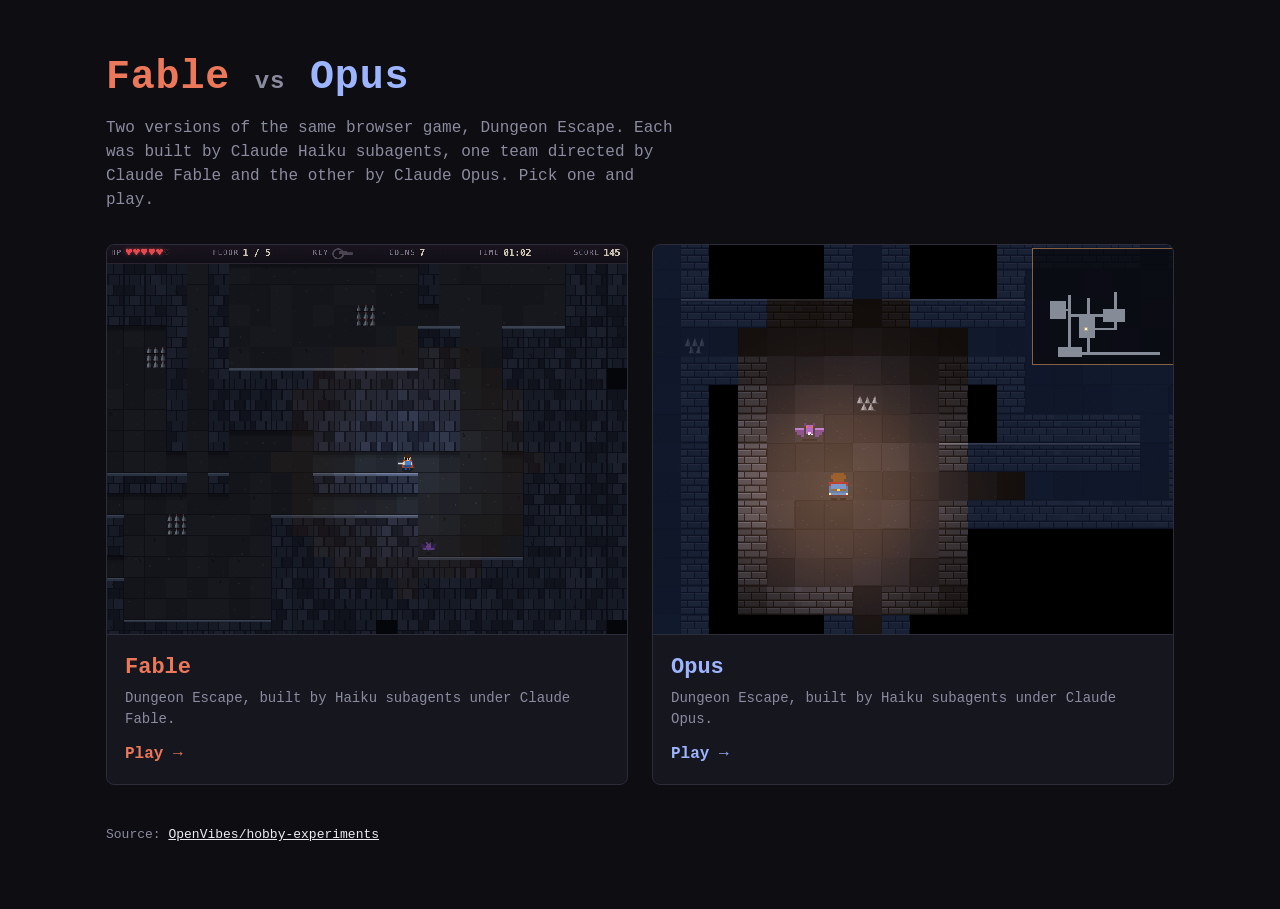
<file: index.html>
<!DOCTYPE html>
<html lang="en">
<head>
  <meta charset="utf-8">
  <meta name="viewport" content="width=device-width, initial-scale=1">
  <title>Dungeon Escape: Fable vs Opus</title>
  <link rel="icon" href="data:,">
  <style>
    :root { --bg: #0d0d12; --panel: #16161f; --line: #2c2c3a; --text: #ececf2; --muted: #8b8ba0; --fable: #eb785a; --opus: #9db4ff; }
    * { box-sizing: border-box; }
    body { margin: 0; background: var(--bg); color: var(--text); font: 16px/1.5 ui-monospace, SFMono-Regular, Menlo, Consolas, monospace; }
    main { max-width: 1100px; margin: 0 auto; padding: 48px 16px 64px; }
    h1 { margin: 0 0 8px; font-size: clamp(24px, 5vw, 40px); letter-spacing: 0.02em; }
    h1 .f { color: var(--fable); } h1 .o { color: var(--opus); } h1 .vs { color: var(--muted); font-size: 0.6em; }
    p.lead { margin: 0 0 32px; color: var(--muted); max-width: 60ch; }
    .grid { display: grid; grid-template-columns: repeat(auto-fit, minmax(280px, 1fr)); gap: 24px; }
    a.card { display: block; background: var(--panel); border: 1px solid var(--line); border-radius: 8px; overflow: hidden; color: inherit; text-decoration: none; transition: transform .12s, border-color .12s; }
    a.card:hover, a.card:focus-visible { transform: translateY(-3px); border-color: var(--accent); outline: none; }
    .card img { display: block; width: 100%; aspect-ratio: 4 / 3; object-fit: cover; image-rendering: pixelated; border-bottom: 1px solid var(--line); }
    .card .body { padding: 16px 18px 18px; }
    .card h2 { margin: 0 0 4px; font-size: 22px; color: var(--accent); }
    .card p { margin: 0 0 12px; color: var(--muted); font-size: 14px; }
    .card .play { font-weight: 700; color: var(--accent); }
    .fable { --accent: var(--fable); } .opus { --accent: var(--opus); }
    footer { margin-top: 40px; color: var(--muted); font-size: 13px; }
    footer a { color: var(--text); }
  </style>
</head>
<body>
  <main>
    <h1><span class="f">Fable</span> <span class="vs">vs</span> <span class="o">Opus</span></h1>
    <p class="lead">Two versions of the same browser game, Dungeon Escape. Each was built by Claude Haiku subagents, one team directed by Claude Fable and the other by Claude Opus. Pick one and play.</p>
    <div class="grid">
      <a class="card fable" href="dungeon-escape-fable/">
        <img src="fable.png" alt="Screenshot of the Fable version of Dungeon Escape">
        <div class="body">
          <h2>Fable</h2>
          <p>Dungeon Escape, built by Haiku subagents under Claude Fable.</p>
          <span class="play">Play &rarr;</span>
        </div>
      </a>
      <a class="card opus" href="dungeon-escape-opus/">
        <img src="opus.png" alt="Screenshot of the Opus version of Dungeon Escape">
        <div class="body">
          <h2>Opus</h2>
          <p>Dungeon Escape, built by Haiku subagents under Claude Opus.</p>
          <span class="play">Play &rarr;</span>
        </div>
      </a>
    </div>
    <footer>Source: <a href="https://github.com/OpenVibes/hobby-experiments">OpenVibes/hobby-experiments</a></footer>
  </main>
</body>
</html>
</file>
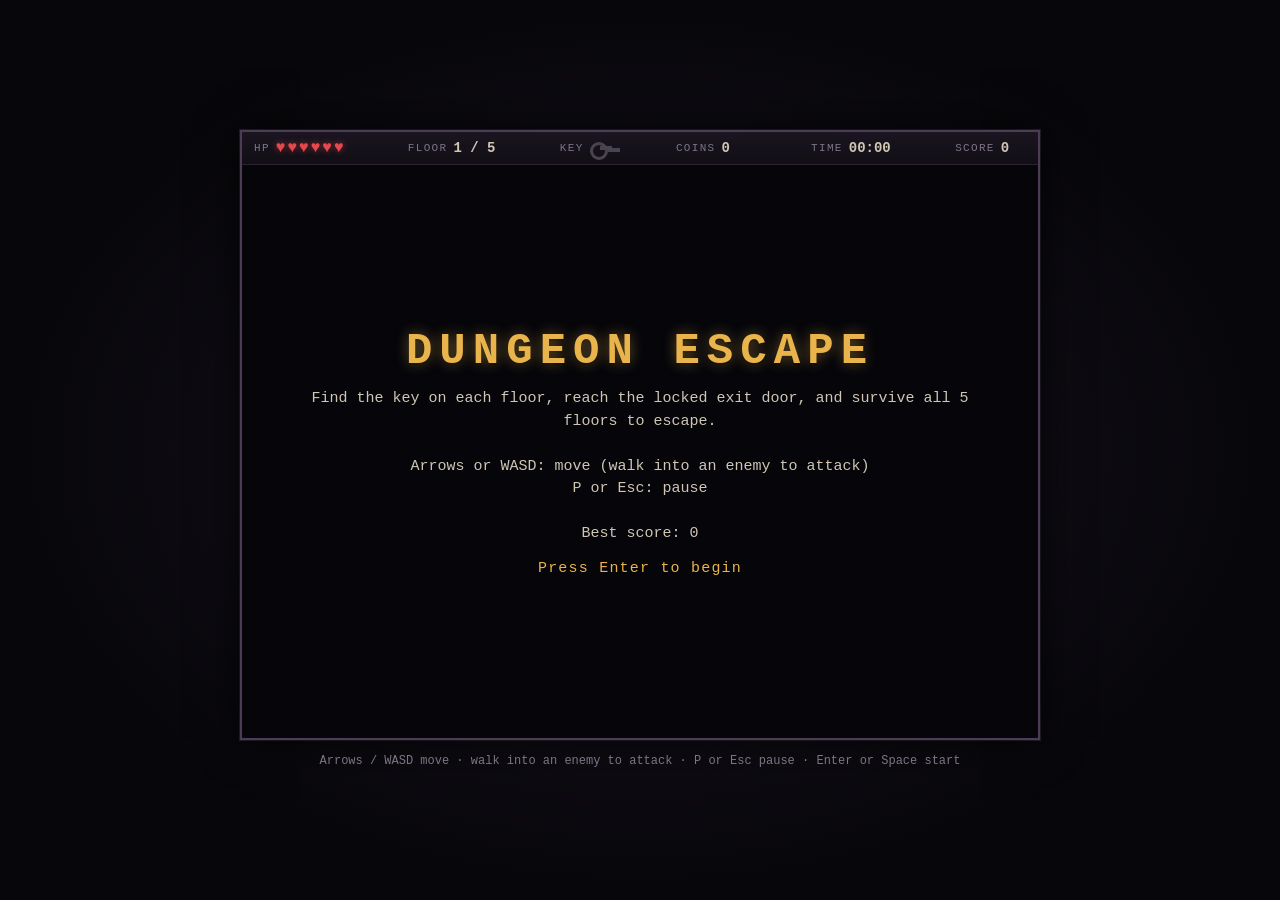
<file: dungeon-escape-fable/index.html>
<!doctype html>
<html lang="en">
<head>
  <meta charset="utf-8">
  <meta name="viewport" content="width=device-width, initial-scale=1">
  <title>Dungeon Escape</title>
  <link rel="stylesheet" href="style.css">
</head>
<body>
  <main class="frame" id="frame">
    <header class="hud" aria-label="Status">
      <div class="stat">
        <span class="label">HP</span>
        <span id="hp" class="hearts" aria-label="Hit points"></span>
      </div>
      <div class="stat">
        <span class="label">FLOOR</span>
        <span id="floor" class="value">1 / 5</span>
      </div>
      <div class="stat">
        <span class="label">KEY</span>
        <span id="key" class="key" aria-label="Key"></span>
      </div>
      <div class="stat">
        <span class="label">COINS</span>
        <span id="coins" class="value">0</span>
      </div>
      <div class="stat">
        <span class="label">TIME</span>
        <span id="time" class="value">00:00</span>
      </div>
      <div class="stat">
        <span class="label">SCORE</span>
        <span id="score" class="value">0</span>
      </div>
    </header>

    <div class="stage">
      <canvas id="game" width="800" height="576"></canvas>

      <div id="messages" class="messages" aria-live="polite"></div>

      <div id="overlay" class="overlay hidden">
        <div class="overlay-inner">
          <h1 id="overlay-title"></h1>
          <p id="overlay-body" class="overlay-body"></p>
          <p id="overlay-hint" class="overlay-hint"></p>
        </div>
      </div>
    </div>
  </main>

  <p class="controls">Arrows / WASD move &middot; walk into an enemy to attack &middot; P or Esc pause &middot; Enter or Space start</p>

  <script src="js/config.js"></script>
  <script src="js/map.js"></script>
  <script src="js/audio.js"></script>
  <script src="js/entities.js"></script>
  <script src="js/render.js"></script>
  <script src="js/main.js"></script>
</body>
</html>
</file>
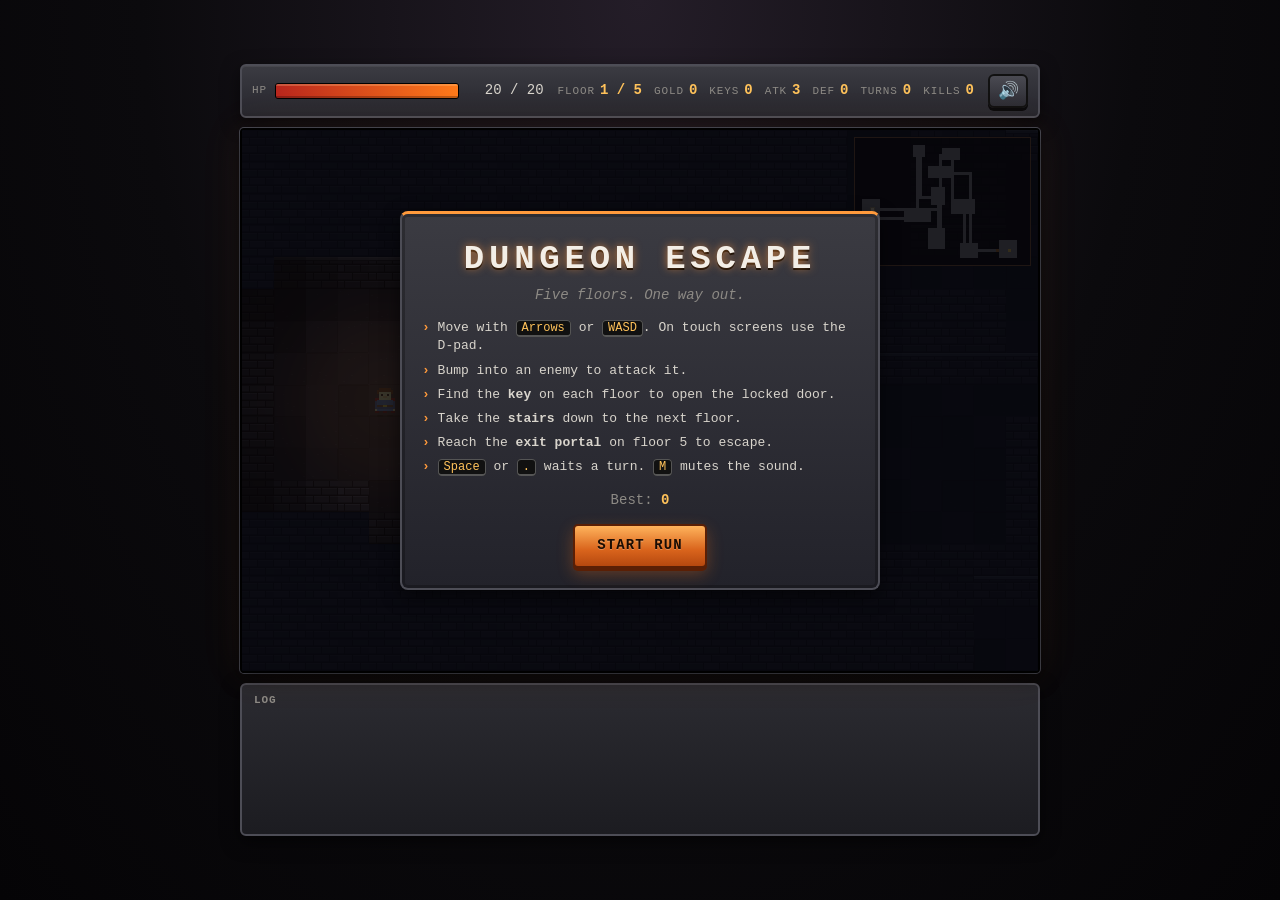
<file: dungeon-escape-opus/index.html>
<!doctype html>
<html lang="en">
<head>
  <meta charset="utf-8">
  <meta name="viewport" content="width=device-width, initial-scale=1, viewport-fit=cover">
  <meta name="description" content="Dungeon Escape: a turn-based browser dungeon crawler. Find the key, open the door, and escape from floor 5.">
  <title>Dungeon Escape</title>
  <link rel="icon" href="data:,">
  <link rel="stylesheet" href="style.css">
</head>
<body>
  <main class="app">

    <header class="hud" aria-label="Player status">
      <div class="hp">
        <span class="hp-label">HP</span>
        <div class="hp-bar" role="meter" aria-label="Health">
          <div id="hud-hp-fill" class="hp-fill" style="width: 100%"></div>
        </div>
        <span id="hud-hp-text" class="hp-text">20 / 20</span>
      </div>

      <div class="stats">
        <div class="stat"><span class="stat-label">Floor</span><span id="hud-floor" class="stat-value">1 / 5</span></div>
        <div class="stat"><span class="stat-label">Gold</span><span id="hud-gold" class="stat-value">0</span></div>
        <div class="stat"><span class="stat-label">Keys</span><span id="hud-keys" class="stat-value">0</span></div>
        <div class="stat"><span class="stat-label">ATK</span><span id="hud-atk" class="stat-value">3</span></div>
        <div class="stat"><span class="stat-label">DEF</span><span id="hud-def" class="stat-value">0</span></div>
        <div class="stat"><span class="stat-label">Turns</span><span id="hud-turns" class="stat-value">0</span></div>
        <div class="stat"><span class="stat-label">Kills</span><span id="hud-kills" class="stat-value">0</span></div>
      </div>

      <button id="btn-mute" class="btn-icon" type="button" title="Mute sound (M)" aria-label="Mute sound">🔊</button>
    </header>

    <div class="stage">
      <canvas id="game-canvas" width="800" height="544" aria-label="Dungeon view"></canvas>

      <!-- Title screen -->
      <div class="overlay" id="overlay-title">
        <div class="panel">
          <h1 class="game-title">DUNGEON ESCAPE</h1>
          <p class="tagline">Five floors. One way out.</p>
          <ul class="howto">
            <li>Move with <kbd>Arrows</kbd> or <kbd>WASD</kbd>. On touch screens use the D-pad.</li>
            <li>Bump into an enemy to attack it.</li>
            <li>Find the <b>key</b> on each floor to open the locked door.</li>
            <li>Take the <b>stairs</b> down to the next floor.</li>
            <li>Reach the <b>exit portal</b> on floor 5 to escape.</li>
            <li><kbd>Space</kbd> or <kbd>.</kbd> waits a turn. <kbd>M</kbd> mutes the sound.</li>
          </ul>
          <p class="best">Best: <span id="best-score">0</span></p>
          <button id="btn-start" class="btn btn-primary" type="button">Start Run</button>
        </div>
      </div>

      <!-- Death screen -->
      <div class="overlay hidden" id="overlay-dead">
        <div class="panel">
          <h2 class="overlay-heading bad">You Died</h2>
          <div id="dead-stats" class="stats-box"></div>
          <button id="btn-retry" class="btn btn-primary" type="button">Try Again</button>
        </div>
      </div>

      <!-- Victory screen -->
      <div class="overlay hidden" id="overlay-win">
        <div class="panel">
          <h2 class="overlay-heading good">You Escaped!</h2>
          <div id="win-stats" class="stats-box"></div>
          <button id="btn-again" class="btn btn-primary" type="button">Play Again</button>
        </div>
      </div>

      <!-- Floor banner (does not block input) -->
      <div class="overlay overlay-banner hidden" id="overlay-floor" aria-live="polite">
        <div class="banner"><span id="floor-banner-text">Floor 1</span></div>
      </div>
    </div>

    <section class="log-panel" aria-label="Message log">
      <h2 class="panel-title">Log</h2>
      <ul id="log" class="log"></ul>
    </section>

    <nav id="dpad" class="dpad" aria-label="Touch controls">
      <button type="button" data-dir="up" aria-label="Move up">&#9650;</button>
      <button type="button" data-dir="left" aria-label="Move left">&#9664;</button>
      <button type="button" data-dir="wait" aria-label="Wait a turn">WAIT</button>
      <button type="button" data-dir="right" aria-label="Move right">&#9654;</button>
      <button type="button" data-dir="down" aria-label="Move down">&#9660;</button>
    </nav>

  </main>

  <script src="js/config.js"></script>
  <script src="js/audio.js"></script>
  <script src="js/dungeon.js"></script>
  <script src="js/render.js"></script>
  <script src="js/game.js"></script>
  <script src="js/main.js"></script>
</body>
</html>
</file>
<file: dungeon-escape-fable/style.css>
:root {
  --bg-1: #1b1722;
  --bg-2: #07060a;
  --frame: #2a2330;
  --frame-edge: #4a3d55;
  --hud-1: #1a1520;
  --hud-2: #110e15;
  --text: #cfc6b4;
  --text-dim: #7d7486;
  --gold: #e9b44c;
  --heart: #e5484d;
  --heart-empty: #4b3439;
  --key-off: #4a4452;
  --key-on: #ffd34d;
  --overlay: rgba(6, 5, 10, 0.74);
  --stage-w: min(800px, calc(100vw - 24px), max(200px, calc((100vh - 230px) * 800 / 576)));
}

* {
  box-sizing: border-box;
}

html,
body {
  margin: 0;
  padding: 0;
  background: var(--bg-2);
}

body {
  min-height: 100vh;
  min-height: 100dvh;
  display: flex;
  flex-direction: column;
  align-items: center;
  justify-content: center;
  gap: 12px;
  padding: 12px;
  background: radial-gradient(ellipse at center, var(--bg-1) 0%, var(--bg-2) 70%);
  color: var(--text);
  font-family: ui-monospace, SFMono-Regular, Menlo, Consolas, "Liberation Mono", monospace;
  font-size: 14px;
}

.frame {
  width: var(--stage-w);
  border: 2px solid var(--frame-edge);
  background: #0a090d;
  box-shadow: 0 0 40px rgba(0, 0, 0, 0.85), 0 0 0 1px var(--frame);
}

/* HUD bar */
.hud {
  display: flex;
  flex-wrap: wrap;
  justify-content: space-between;
  align-items: center;
  gap: 6px 14px;
  padding: 8px 12px;
  background: linear-gradient(var(--hud-1), var(--hud-2));
  border-bottom: 1px solid var(--frame);
  pointer-events: none;
  user-select: none;
}

.stat {
  display: flex;
  align-items: center;
  gap: 6px;
  white-space: nowrap;
}

.label {
  color: var(--text-dim);
  font-size: 11px;
  letter-spacing: 0.12em;
}

.value {
  color: var(--text);
  font-weight: bold;
  min-width: 3ch;
}

.hearts {
  display: inline-flex;
  gap: 2px;
  font-size: 16px;
  line-height: 1;
}

.heart.full {
  color: var(--heart);
  text-shadow: 0 0 6px rgba(229, 72, 77, 0.6);
}

.heart.empty {
  color: var(--heart-empty);
}

/* Key icon, drawn with CSS shapes */
.key {
  position: relative;
  display: inline-block;
  width: 22px;
  height: 12px;
  vertical-align: middle;
}

.key::before {
  content: "";
  position: absolute;
  left: 0;
  top: 0;
  width: 12px;
  height: 12px;
  border: 3px solid var(--key-off);
  border-radius: 50%;
}

.key::after {
  content: "";
  position: absolute;
  left: 10px;
  top: 4px;
  width: 12px;
  height: 4px;
  background: var(--key-off);
  box-shadow: 8px 2px 0 var(--key-off);
}

.key.lit::before {
  border-color: var(--key-on);
}

.key.lit::after {
  background: var(--key-on);
  box-shadow: 8px 2px 0 var(--key-on);
}

.key.lit {
  filter: drop-shadow(0 0 4px rgba(255, 179, 0, 0.8));
}

/* Stage: canvas plus the overlays that sit exactly over it */
.stage {
  position: relative;
  width: 100%;
}

canvas#game {
  display: block;
  width: 100%;
  height: auto;
  aspect-ratio: 800 / 576;
  image-rendering: pixelated;
  background: #000;
}

/* Message log: bottom of the canvas, never takes clicks */
.messages {
  position: absolute;
  left: 8px;
  right: 8px;
  bottom: 8px;
  display: flex;
  flex-direction: column;
  align-items: flex-start;
  gap: 3px;
  pointer-events: none;
}

.msg {
  padding: 3px 8px;
  background: rgba(0, 0, 0, 0.62);
  border-left: 2px solid #8a6d3b;
  color: #e8dcc0;
  font-size: 13px;
  line-height: 1.3;
  max-width: 100%;
  opacity: 1;
}

/* Title, pause, game over and win overlays */
.overlay {
  position: absolute;
  inset: 0;
  display: flex;
  align-items: center;
  justify-content: center;
  padding: 12px;
  background: var(--overlay);
  text-align: center;
  pointer-events: none;
}

.overlay.hidden {
  display: none;
}

.overlay-inner {
  max-width: 92%;
}

.overlay h1 {
  margin: 0 0 12px;
  color: var(--gold);
  font-size: clamp(20px, 6vw, 44px);
  letter-spacing: 0.16em;
  text-shadow: 0 0 14px rgba(233, 180, 76, 0.45), 0 2px 0 #000;
}

.overlay-body {
  margin: 0 0 14px;
  color: var(--text);
  font-size: clamp(12px, 2.6vw, 15px);
  line-height: 1.5;
  white-space: pre-line;
}

.overlay-hint {
  margin: 0;
  color: var(--gold);
  font-size: clamp(12px, 2.6vw, 15px);
  letter-spacing: 0.08em;
  animation: blink 1.4s steps(2, start) infinite;
}

@keyframes blink {
  to {
    visibility: hidden;
  }
}

.controls {
  max-width: var(--stage-w);
  margin: 0;
  color: var(--text-dim);
  font-size: 12px;
  line-height: 1.5;
  text-align: center;
}

/* Narrow windows: let the HUD wrap and tighten its spacing */
@media (max-width: 560px) {
  .hud {
    justify-content: flex-start;
    gap: 6px 12px;
    padding: 6px 8px;
  }

  .label {
    font-size: 10px;
  }
}
</file>
<file: dungeon-escape-opus/style.css>
/* Dungeon Escape: dark stone dungeon theme. System fonts only. */

:root {
  --bg: #0b0a0d;
  --stone-1: #3b3b42;
  --stone-2: #26262d;
  --stone-3: #1b1b20;
  --stone-edge: #4d4d56;
  --torch: #ff9a3c;
  --torch-hot: #ffc25a;
  --torch-deep: #c4541a;
  --text: #d8d4cc;
  --text-dim: #8d8a85;
  --good: #7fd67f;
  --bad: #ff6b5b;
  --loot: #ffd45a;
  --info: #9fb4c8;
  --hp-hi: #ff7a1a;
  --hp-lo: #b8261d;
  --shadow: 0 6px 18px rgba(0, 0, 0, 0.55);
  --font-mono: ui-monospace, SFMono-Regular, Menlo, Monaco, Consolas, "Liberation Mono",
               "Courier New", monospace;
}

*,
*::before,
*::after {
  box-sizing: border-box;
}

html {
  -webkit-text-size-adjust: 100%;
  text-size-adjust: 100%;
}

body {
  margin: 0;
  min-height: 100vh;
  min-height: 100dvh;
  display: flex;
  padding: 16px;
  background-color: #0b0a0d;
  background-image: radial-gradient(ellipse at 50% 0%, #241d28 0%, #0b0a0d 55%, #050406 100%);
  color: var(--text);
  font-family: var(--font-mono);
  font-size: 14px;
  line-height: 1.4;
  overflow-x: hidden;
}

.app {
  width: 100%;
  max-width: 800px;
  margin: auto;
  display: flex;
  flex-direction: column;
  gap: 10px;
}

.hidden {
  display: none !important;
}

/* ---------- HUD bar ---------- */

.hud {
  display: flex;
  flex-wrap: wrap;
  align-items: center;
  gap: 8px 14px;
  padding: 8px 10px;
  background: linear-gradient(180deg, var(--stone-1), var(--stone-2));
  border: 2px solid var(--stone-edge);
  border-radius: 6px;
  box-shadow: var(--shadow), inset 0 1px 0 rgba(255, 255, 255, 0.06);
}

.hp {
  display: flex;
  align-items: center;
  gap: 8px;
  flex: 1 1 200px;
  min-width: 0;
}

.hp-label,
.stat-label,
.panel-title {
  color: var(--text-dim);
  text-transform: uppercase;
  font-size: 11px;
  letter-spacing: 0.08em;
}

.hp-bar {
  position: relative;
  flex: 1;
  min-width: 60px;
  height: 16px;
  background: #1a0d0d;
  border: 1px solid #000;
  border-radius: 3px;
  overflow: hidden;
  box-shadow: inset 0 2px 4px rgba(0, 0, 0, 0.6);
}

.hp-fill {
  height: 100%;
  width: 100%;
  background: linear-gradient(90deg, var(--hp-lo) 0%, var(--hp-hi) 100%);
  box-shadow: inset 0 -2px 0 rgba(0, 0, 0, 0.25), inset 0 2px 0 rgba(255, 220, 160, 0.25);
  transition: width 0.35s ease;
}

.hp-text {
  min-width: 5.5em;
  text-align: right;
  font-variant-numeric: tabular-nums;
  color: var(--text);
  white-space: nowrap;
}

.stats {
  display: flex;
  flex-wrap: wrap;
  align-items: center;
  gap: 6px 12px;
}

.stat {
  display: flex;
  align-items: baseline;
  gap: 5px;
  white-space: nowrap;
}

.stat-value {
  color: var(--torch-hot);
  font-weight: 700;
  font-variant-numeric: tabular-nums;
}

.btn-icon {
  flex: 0 0 auto;
  width: 40px;
  height: 34px;
  padding: 0;
  font-size: 17px;
  line-height: 1;
  color: var(--text);
  background: linear-gradient(180deg, #4a4a52, #2c2c33);
  border: 2px solid #111;
  border-radius: 6px;
  box-shadow: 0 3px 0 #0a0a0c;
  cursor: pointer;
  transition: filter 0.15s, transform 0.08s, box-shadow 0.15s;
}

.btn-icon:hover {
  filter: brightness(1.2);
  border-color: var(--torch-deep);
}

.btn-icon:active {
  transform: translateY(2px);
  box-shadow: 0 1px 0 #0a0a0c;
}

.btn-icon:focus-visible,
.btn:focus-visible,
.dpad button:focus-visible {
  outline: 2px solid var(--torch-hot);
  outline-offset: 2px;
}

/* ---------- Playfield ---------- */

.stage {
  position: relative;
  width: 100%;
  max-width: 800px;
  line-height: 0;
  background: #000;
  border: 2px solid #000;
  border-radius: 4px;
  overflow: hidden;
  box-shadow: var(--shadow), 0 0 0 1px var(--stone-edge), 0 0 44px rgba(255, 140, 50, 0.08);
}

#game-canvas {
  display: block;
  width: 800px;
  max-width: 100%;
  height: auto;
  image-rendering: pixelated;
  background: #000;
}

.overlay {
  position: absolute;
  inset: 0;
  display: flex;
  padding: 12px;
  background: rgba(5, 4, 8, 0.8);
  overflow-y: auto;
  text-align: center;
  line-height: 1.4;
  animation: fade-in 0.25s ease-out;
}

.overlay-banner {
  padding-top: 18%;
  align-items: flex-start;
  justify-content: center;
  background: none;
  pointer-events: none;
}

.panel {
  position: relative;
  width: 100%;
  max-width: 480px;
  margin: auto;
  padding: 18px 20px 20px;
  background: linear-gradient(180deg, #3b3b42 0%, #22222a 100%);
  border: 2px solid var(--stone-edge);
  border-top: 3px solid var(--torch);
  border-radius: 8px;
  box-shadow: var(--shadow), inset 0 0 0 3px rgba(0, 0, 0, 0.25);
}

.game-title {
  margin: 4px 0 2px;
  font-family: var(--font-mono);
  font-size: clamp(22px, 6.5vw, 34px);
  font-weight: 800;
  letter-spacing: 0.14em;
  color: #f3eee6;
  text-shadow: 0 0 8px rgba(255, 150, 60, 0.7), 0 2px 0 #000;
}

.tagline {
  margin: 0;
  color: var(--text-dim);
  font-style: italic;
}

.howto {
  display: grid;
  gap: 6px;
  margin: 14px 0;
  padding: 0;
  list-style: none;
  text-align: left;
  font-size: 13px;
}

.howto li {
  position: relative;
  padding-left: 1.2em;
}

.howto li::before {
  content: "\203A";
  position: absolute;
  left: 0;
  top: 0;
  color: var(--torch);
  font-weight: 700;
}

kbd {
  font: inherit;
  font-size: 12px;
  padding: 0 5px;
  color: var(--torch-hot);
  background: #111;
  border: 1px solid #555;
  border-bottom-width: 2px;
  border-radius: 4px;
  white-space: nowrap;
}

.best {
  margin: 8px 0 14px;
  color: var(--text-dim);
}

.best span {
  color: var(--torch-hot);
  font-weight: 700;
}

.overlay-heading {
  margin: 4px 0 12px;
  font-size: 26px;
  letter-spacing: 0.1em;
  text-transform: uppercase;
}

.overlay-heading.bad {
  color: var(--bad);
  text-shadow: 0 0 10px rgba(255, 80, 60, 0.5), 0 2px 0 #000;
}

.overlay-heading.good {
  color: var(--loot);
  text-shadow: 0 0 10px rgba(255, 200, 80, 0.5), 0 2px 0 #000;
}

.stats-box {
  margin-bottom: 14px;
  padding: 10px 12px;
  text-align: left;
  line-height: 1.7;
  background: rgba(0, 0, 0, 0.35);
  border: 1px solid #111;
  border-radius: 4px;
  box-shadow: inset 0 1px 3px rgba(0, 0, 0, 0.5);
}

.banner {
  padding: 8px 18px;
  font-size: clamp(18px, 5vw, 30px);
  font-weight: 800;
  letter-spacing: 0.2em;
  text-transform: uppercase;
  color: var(--torch-hot);
  text-shadow: 0 0 10px rgba(255, 140, 40, 0.8), 0 3px 0 #000;
  background: rgba(0, 0, 0, 0.6);
  border-top: 1px solid rgba(255, 190, 90, 0.4);
  border-radius: 4px;
  box-shadow: var(--shadow);
  animation: banner-life 1.2s ease-out forwards;
}

/* ---------- Buttons ---------- */

.btn {
  font: inherit;
  font-weight: 700;
  letter-spacing: 0.08em;
  text-transform: uppercase;
  padding: 10px 22px;
  color: var(--text);
  background: linear-gradient(180deg, #4a4a52 0%, #2c2c33 100%);
  border: 2px solid #111;
  border-radius: 5px;
  box-shadow: 0 3px 0 #0a0a0c, 0 6px 12px rgba(0, 0, 0, 0.4);
  cursor: pointer;
  transition: filter 0.15s, transform 0.08s, box-shadow 0.15s, border-color 0.15s;
}

.btn:hover {
  filter: brightness(1.15);
  border-color: var(--torch-deep);
}

.btn:active {
  transform: translateY(2px);
  box-shadow: 0 1px 0 #0a0a0c;
}

.btn-primary {
  color: #1b0c02;
  text-shadow: 0 1px 0 rgba(255, 255, 255, 0.25);
  background: linear-gradient(180deg, #ffb35c 0%, #d9641c 60%, #b5480f 100%);
  border-color: #5a1f05;
  box-shadow: 0 3px 0 #5a1f05, 0 6px 16px rgba(255, 120, 30, 0.3);
}

.btn-primary:hover {
  filter: brightness(1.08) saturate(1.1);
  border-color: #7a2a08;
}

.btn-primary:active {
  box-shadow: 0 1px 0 #5a1f05;
}

/* ---------- Log ---------- */

.log-panel {
  padding: 8px 12px 10px;
  background: linear-gradient(180deg, #2b2b31 0%, #1c1c21 100%);
  border: 2px solid var(--stone-edge);
  border-radius: 6px;
  box-shadow: var(--shadow);
}

.panel-title {
  margin: 0 0 4px;
}

.log {
  display: flex;
  flex-direction: column;
  justify-content: flex-end;
  height: 8.6em;
  margin: 0;
  padding: 0;
  list-style: none;
  overflow: hidden;
  font-size: 13px;
}

.log li {
  flex-shrink: 0;
  padding: 1px 0;
  border-bottom: 1px dashed rgba(255, 255, 255, 0.04);
}

.log li:last-child {
  font-weight: 700;
}

.msg-info {
  color: var(--info);
}

.msg-good {
  color: var(--good);
}

.msg-bad {
  color: var(--bad);
}

.msg-loot {
  color: var(--loot);
}

/* ---------- Touch D-pad (touch devices only) ---------- */

.dpad {
  display: none;
  grid-template-columns: repeat(3, 1fr);
  grid-template-rows: repeat(3, 1fr);
  grid-template-areas:
    ". up ."
    "left wait right"
    ". down .";
  gap: 8px;
  width: min(250px, 80vw);
  margin: 0 auto;
  -webkit-user-select: none;
  user-select: none;
  -webkit-touch-callout: none;
  touch-action: manipulation;
}

@media (pointer: coarse) {
  .dpad {
    display: grid;
  }
}

.dpad button {
  height: 64px;
  padding: 0;
  font: inherit;
  font-size: 22px;
  color: var(--torch-hot);
  background: radial-gradient(circle at 35% 30%, #5a5a63 0%, #2a2a31 70%);
  border: 2px solid #0e0e11;
  border-radius: 14px;
  box-shadow: 0 5px 0 #0b0b0e, 0 8px 14px rgba(0, 0, 0, 0.5);
  cursor: pointer;
  touch-action: manipulation;
  -webkit-tap-highlight-color: transparent;
  transition: transform 0.06s, box-shadow 0.06s, filter 0.15s;
}

.dpad button:hover {
  filter: brightness(1.12);
}

.dpad button:active {
  transform: translateY(4px);
  box-shadow: 0 1px 0 #0b0b0e;
}

.dpad button[data-dir="up"]    { grid-area: up; }
.dpad button[data-dir="down"]  { grid-area: down; }
.dpad button[data-dir="left"]  { grid-area: left; }
.dpad button[data-dir="right"] { grid-area: right; }
.dpad button[data-dir="wait"] {
  grid-area: wait;
  height: 56px;
  align-self: center;
  font-size: 12px;
  letter-spacing: 0.12em;
  color: var(--text-dim);
}

/* ---------- Small screens ---------- */

@media (max-width: 480px) {
  body {
    padding: 10px;
  }

  .app {
    gap: 8px;
  }

  .hud {
    padding: 7px 8px;
    gap: 6px 10px;
  }

  .stats {
    gap: 4px 9px;
  }

  .stat {
    font-size: 12px;
  }

  .log {
    font-size: 12px;
    height: 8.6em;
  }

  .overlay {
    padding: 8px;
  }

  .panel {
    padding: 12px 12px 14px;
  }

  .howto {
    font-size: 12px;
    margin: 8px 0;
  }

  .overlay-heading {
    font-size: 20px;
  }

  .btn {
    padding: 9px 16px;
  }

  .dpad {
    gap: 6px;
  }

  .dpad button {
    height: 56px;
  }
}

@media (prefers-reduced-motion: reduce) {
  *,
  *::before,
  *::after {
    animation-duration: 0.01ms !important;
    animation-iteration-count: 1 !important;
    transition-duration: 0.01ms !important;
  }
}

@keyframes fade-in {
  from { opacity: 0; }
  to   { opacity: 1; }
}

@keyframes banner-life {
  0%   { opacity: 0; transform: translateY(-6px); }
  15%  { opacity: 1; transform: translateY(0); }
  80%  { opacity: 1; }
  100% { opacity: 0; }
}
</file>
